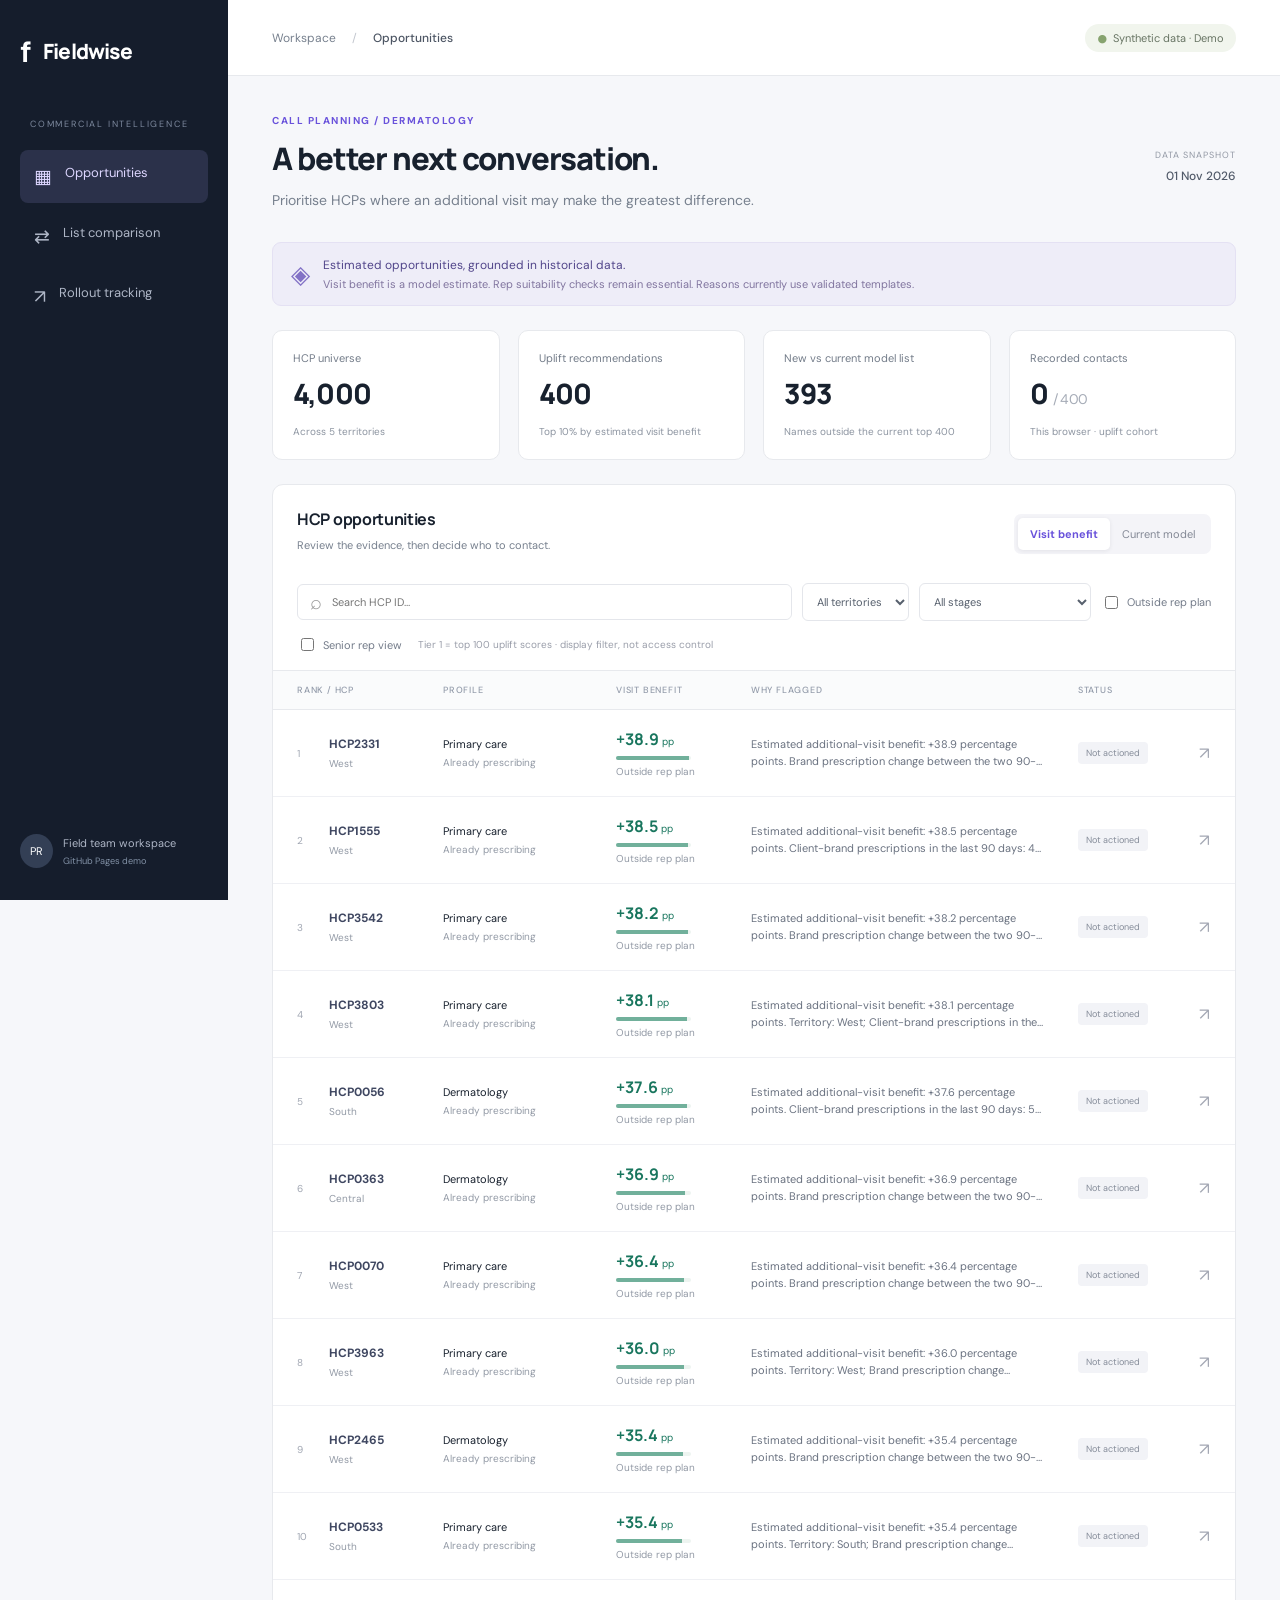
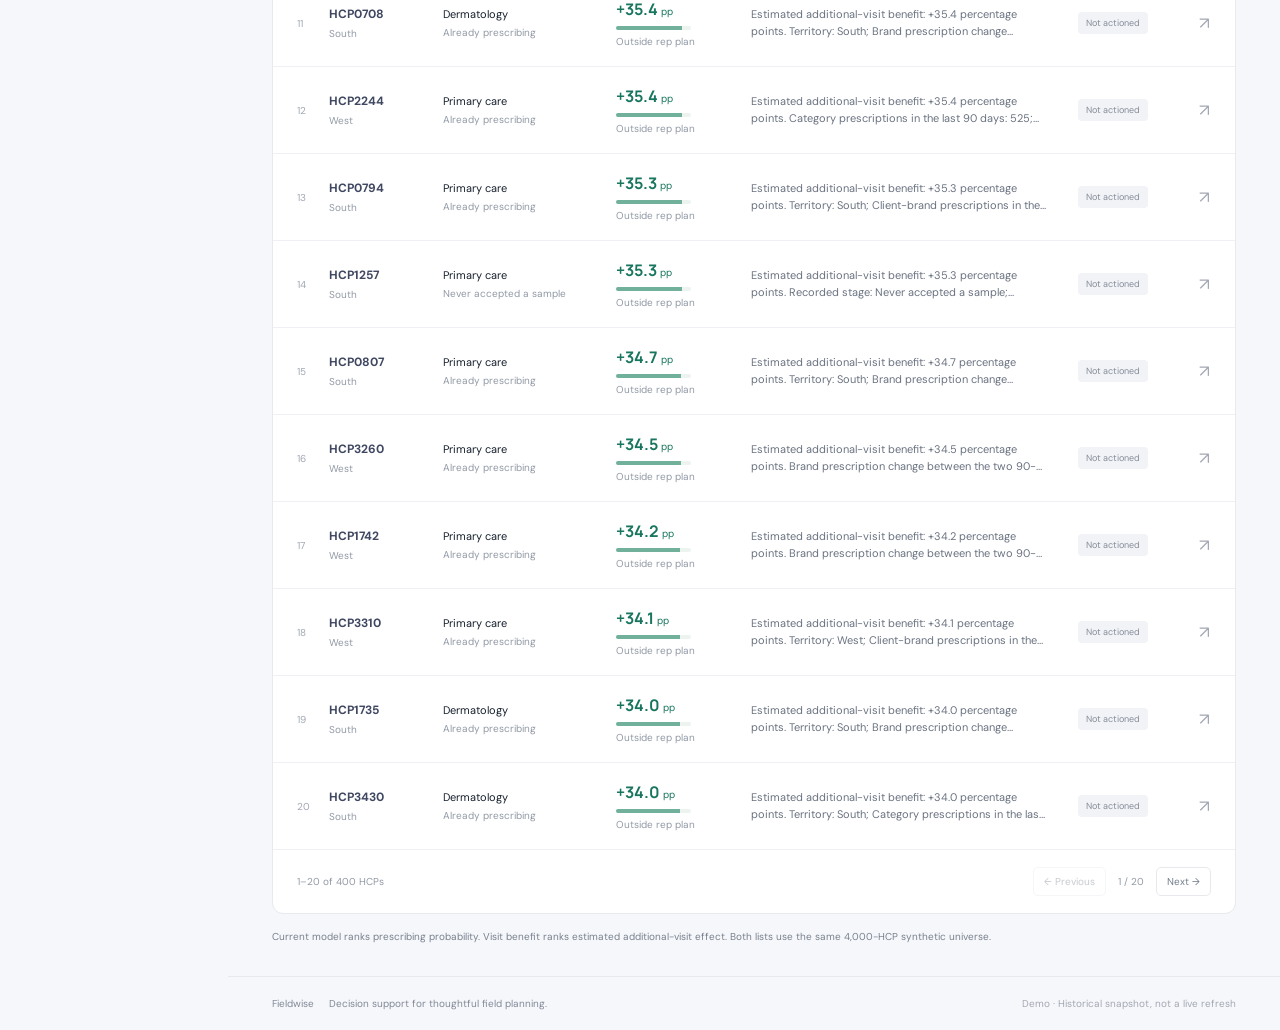
<file: docs/index.html>
<!doctype html>
<html lang="en"><head><meta charset="utf-8"><meta name="viewport" content="width=device-width,initial-scale=1"><meta name="csrf-token" content="static-demo"><title>Fieldwise · HCP opportunities</title><link rel="stylesheet" href="assets/style.css"></head>
<body>
<aside class="sidebar"><a class="brand" href="./">f<span>Fieldwise</span></a><div class="workspace">COMMERCIAL INTELLIGENCE</div><nav><button class="nav active" data-page="opportunities"><span>▦</span> Opportunities</button><button class="nav" data-page="comparison"><span>⇄</span> List comparison</button><button class="nav" data-page="tracking"><span>↗</span> Rollout tracking</button></nav><div class="sidebar-bottom"><div class="avatar">PR</div><div>Field team workspace<small>GitHub Pages demo</small></div></div></aside>
<div class="shell"><header><div class="breadcrumb">Workspace <span>/</span> <b id="breadcrumb">Opportunities</b></div><span class="demo-dot">Synthetic data · Demo</span></header>
<main><div class="heading"><div><div class="eyebrow">CALL PLANNING / DERMATOLOGY</div><h1 id="title">A better next conversation.</h1><p id="subtitle">Prioritise HCPs where an additional visit may make the greatest difference.</p></div><div class="snapshot">DATA SNAPSHOT<strong>01 Nov 2026</strong></div></div>
<div class="notice"><span>◈</span><div>Estimated opportunities, grounded in historical data.<small>Visit benefit is a model estimate. Rep suitability checks remain essential. Reasons currently use validated templates.</small></div></div>
<section id="opportunities" class="page"><div class="stats"><div><label>HCP universe</label><strong>4,000</strong><small>Across 5 territories</small></div><div><label>Uplift recommendations</label><strong>400</strong><small>Top 10% by estimated visit benefit</small></div><div><label>New vs current model list</label><strong id="newCount">—</strong><small>Names outside the current top 400</small></div><div><label>Recorded contacts</label><strong id="contactCount">0 <em>/ 400</em></strong><small>This browser · uplift cohort</small></div></div>
<div class="panel"><div class="panel-heading"><div><h2>HCP opportunities</h2><p>Review the evidence, then decide who to contact.</p></div><div class="segments" aria-label="Ranking model"><button class="selected" data-list="uplift">Visit benefit</button><button data-list="current">Current model</button></div></div>
<div class="filters"><label class="search"><span>⌕</span><input id="search" aria-label="Search HCP ID" placeholder="Search HCP ID…"></label><select id="territory" aria-label="Territory"><option value="">All territories</option><option>Central</option><option>East</option><option>North</option><option>South</option><option>West</option></select><select id="stage" aria-label="Stage"><option value="">All stages</option><option>Testing phase</option><option>Already prescribing</option><option>Never accepted a sample</option></select><label class="check"><input type="checkbox" id="newOnly"> Outside rep plan</label></div>
<div class="senior"><label class="check"><input id="senior" type="checkbox"> Senior rep view</label><label class="check" id="tierFilter" hidden><input type="checkbox" id="tier1"> Tier 1 only</label><span>Tier 1 = top 100 uplift scores · display filter, not access control</span></div>
<div class="table-wrap"><table><thead><tr><th>RANK / HCP</th><th>PROFILE</th><th id="scoreHeader">VISIT BENEFIT</th><th>WHY FLAGGED</th><th>STATUS</th><th></th></tr></thead><tbody id="rows"></tbody></table></div><div class="table-footer"><span id="rowCount" aria-live="polite">Loading opportunities…</span><div><button id="prev" class="quiet">← Previous</button><span id="pageNumber"></span><button id="next" class="quiet">Next →</button></div></div></div><p class="footnote">Current model ranks prescribing probability. Visit benefit ranks estimated additional-visit effect. Both lists use the same 4,000-HCP synthetic universe.</p></section>
<section id="comparison" class="page" hidden><div class="comparison-intro"><h2>Same HCPs. A different question.</h2><p>Does the HCP look likely to prescribe, or could a visit change the outcome?</p></div><div class="compare-grid"><article class="panel compare-card"><div class="eyebrow">CURRENT MODEL · LR BASELINE</div><h2>Likelihood to prescribe</h2><p>Ranks the probability of any brand prescribing in the next 28 days.</p><div class="equation">P(prescribe | historical features)</div><dl><div><dt>Flagged HCPs</dt><dd>400</dd></div><div><dt>Also on synthetic rep plan</dt><dd id="oldOverlap">—</dd></div></dl></article><article class="panel compare-card accent-card"><div class="eyebrow">NEW APPROACH · TWO LR MODELS</div><h2>Estimated benefit of a visit</h2><p>Ranks the difference between additional-visit and control probabilities.</p><div class="equation">P(with visit) − P(without visit)</div><dl><div><dt>Flagged HCPs</dt><dd>400</dd></div><div><dt>Also on synthetic rep plan</dt><dd id="newOverlap">—</dd></div></dl></article></div><div class="panel comparison-note"><h2 id="sharedCount">—</h2><p>The rep plan is simulated from historical contact frequency and brand prescriptions. Lower overlap means a different list; it does not establish business value.</p><p>Current is our rebuilt probability baseline, not the client's original model. It was not trained only on HCPs with ≥3 visits.</p></div><div class="panel comparison-note"><h2>Offline evidence is encouraging, not a rollout result.</h2><p>On 800 test HCPs, top-20% uplift was 28.75 percentage points for the uplift ranking versus 5.25 for a pooled LR probability baseline. That evaluation baseline is unweighted; the current UI list uses the earlier balanced LR. These are different comparisons.</p><p>All results are synthetic. The test set was previously inspected. A prospective controlled pilot is needed.</p></div></section>
<section id="tracking" class="page" hidden><div class="panel"><div class="panel-heading"><div><h2>From recommendation to action</h2><p>Unique uplift-cohort HCPs with each recorded event in this snapshot.</p></div><button class="button secondary" id="exportLog">Export browser log ↓</button></div><div class="funnel" id="funnel"></div><div class="tracking-note"><strong>Browser-only demonstration. No central adoption or outcome tracking is connected.</strong><p>Actions are stored only in this browser. They are not shared with other reviewers. “Contacted” is a self-reported rep action, not proof of prescribing impact. No production CRM or outcome feed is connected.</p></div></div><div class="compare-grid"><article class="panel compare-card"><div class="eyebrow">ADOPTION</div><h2>Will reps act on it?</h2><ul><li>List available before call planning</li><li>Unique reps opening and reviewing</li><li>Recommended HCPs planned / contacted</li><li>New contacts outside the existing plan</li><li>Reasons for deferring recommendations</li></ul></article><article class="panel compare-card"><div class="eyebrow">IMPACT</div><h2>Does the list create value?</h2><ul><li>Randomise reps or territories to old vs new lists</li><li>Keep visit capacity and follow-up windows equal</li><li>Measure 28-day prescribing and prescription volume</li><li>Track cost, access and rep workload</li><li>Compare effects with confidence intervals</li></ul></article></div></section>
</main><footer>Fieldwise <span>Decision support for thoughtful field planning.</span><span>Demo · Historical snapshot, not a live refresh</span></footer></div>
<div id="scrim" class="scrim" hidden></div><aside id="drawer" class="drawer" role="dialog" aria-modal="true" aria-labelledby="detailTitle" hidden><div class="drawer-head"><span>HCP OPPORTUNITY</span><button id="closeDrawer" class="icon" aria-label="Close detail">×</button></div><div id="detail"></div></aside><div id="toast" class="toast" role="status" hidden></div><script src="assets/data.js"></script><script src="assets/static-api.js"></script><script src="assets/app.js"></script></body></html>
</file>
<file: docs/assets/style.css>
@import url('https://fonts.googleapis.com/css2?family=DM+Sans:wght@400;500;600;700&family=Manrope:wght@400;500;600;700;800&display=swap');
:root{--ink:#18212e;--muted:#77808e;--line:#e7e9ed;--purple:#6952db;--navy:#151d2c;--green:#19765e}*{box-sizing:border-box}body{margin:0;background:#f6f7fa;color:var(--ink);font:14px 'DM Sans',system-ui,sans-serif}button,input,select{font:inherit}button,a,input,select{outline-offset:4px}button{cursor:pointer}a{text-decoration:none;color:inherit}[hidden]{display:none!important}.sidebar{position:fixed;inset:0 auto 0 0;width:228px;background:var(--navy);color:#aeb6c6;padding:32px 20px;display:flex;flex-direction:column}.brand{display:flex;gap:12px;align-items:center;color:white;font:800 28px Manrope,sans-serif}.brand:first-letter{color:#a99afe}.brand span{font-size:21px;letter-spacing:-.8px}.workspace{font-size:9px;letter-spacing:1.8px;margin:48px 10px 20px;color:#7d899e}.nav{border:0;background:none;color:inherit;text-align:left;padding:14px;width:100%;border-radius:8px;margin-bottom:7px;font-size:13px;display:flex;gap:13px}.nav span{font-size:19px}.nav.active{background:#2b314a;color:#ddd6ff}.sidebar-bottom{margin-top:auto;display:flex;gap:10px;align-items:center;font-size:11px}.sidebar-bottom small{display:block;color:#8190a5;margin-top:5px}.avatar{border-radius:50%;padding:10px;background:#333f55;color:white;font-size:11px}.shell{margin-left:228px}header{height:76px;display:flex;align-items:center;justify-content:space-between;padding:0 44px;border-bottom:1px solid var(--line);background:white;font-size:12px}.breadcrumb{color:var(--muted)}.breadcrumb span{margin:0 13px;color:#c2c6ce}.breadcrumb b{color:#4c5563;font-weight:500}.demo-dot{color:#677463;background:#f1f5ed;border-radius:20px;padding:7px 12px;font-size:11px}.demo-dot:before{content:'●';color:#87a36f;margin-right:6px}main{padding:38px 44px 24px;max-width:1600px;margin:auto}.heading{display:flex;justify-content:space-between;gap:24px;align-items:center;margin-bottom:24px}.eyebrow{font-size:10px;font-weight:700;letter-spacing:1.5px;color:var(--purple)}h1{font:800 31px Manrope,system-ui;letter-spacing:-1.1px;margin:10px 0}p{color:var(--muted);line-height:1.65;margin:6px 0}h2{font:700 16px Manrope,sans-serif;letter-spacing:-.3px;margin:0 0 6px}.snapshot{text-align:right;color:#9298a4;font-size:9px;letter-spacing:1px}.snapshot strong{display:block;font-size:12px;color:#515a69;letter-spacing:0;font-weight:500;margin-top:7px}.notice{background:#eeedf8;border:1px solid #e4e1f3;color:#51458a;padding:14px 18px;display:flex;gap:13px;align-items:center;border-radius:9px;font-size:12px}.notice>span{font-size:25px;color:#8271c6}.notice small{display:block;font-size:11px;color:#81759f;margin-top:4px}.stats{display:grid;grid-template-columns:repeat(4,1fr);gap:18px;margin:24px 0}.stats>div{background:#fff;border:1px solid var(--line);border-radius:10px;padding:20px}.stats label{font-size:11px;color:#737c89;display:block}.stats strong{font:800 28px Manrope;display:block;margin:9px 0;letter-spacing:-.8px}.stats small{font-size:10px;color:#8c94a0}.stats em{font:400 14px 'DM Sans';color:#a6acb7}.panel{background:white;border:1px solid var(--line);border-radius:11px;overflow:hidden}.panel-heading{padding:23px 24px;display:flex;justify-content:space-between;gap:15px;align-items:center}.panel-heading p{font-size:11px}.segments{background:#f4f4f8;padding:4px;display:flex;border-radius:7px}.segments button{border:0;background:none;color:#838895;font-size:11px;padding:9px 12px;border-radius:5px;white-space:nowrap}.segments .selected{background:white;box-shadow:0 1px 4px #20203015;color:var(--purple);font-weight:700}.filters{padding:0 24px 14px;display:flex;gap:10px;align-items:center;flex-wrap:wrap}input,select{border:1px solid #e4e6eb;border-radius:6px;padding:10px;background:white;color:#58616e;font-size:11px}.search{display:flex;align-items:center;border:1px solid #e4e6eb;border-radius:6px;flex:1;min-width:150px;padding-left:12px;color:#999}.search input{border:0;width:100%}.search span{font-size:20px}.check{font-size:11px;color:#737b89;display:inline-flex;gap:6px;align-items:center;white-space:nowrap}.check input{accent-color:var(--purple)}.senior{padding:0 24px 16px;display:flex;align-items:center;gap:16px}.senior>span{font-size:10px;color:#9a9eaa}.table-wrap{overflow:auto}table{width:100%;border-collapse:collapse;table-layout:fixed}thead{background:#fafbfc}th{text-align:left;color:#939baa;font-size:9px;font-weight:500;letter-spacing:.8px;padding:13px 16px;border-top:1px solid var(--line);border-bottom:1px solid var(--line)}th:first-child{padding-left:24px;width:16%}th:nth-child(2){width:18%}th:nth-child(3){width:14%}th:nth-child(4){width:34%}th:nth-child(5){width:12%}th:last-child{width:6%}td{padding:18px 16px;border-bottom:1px solid #eff0f4;vertical-align:middle;font-size:11px}td:first-child{padding-left:24px}.hcp-ident{display:flex;align-items:center;gap:10px}.rank{width:22px;color:#a0a6b2;font-size:10px}.hcp-link{font-weight:700;font-size:12px;border:0;background:none;padding:0;color:#3f4761}.minor{font-size:10px;color:#9299a5;display:block;margin-top:5px}.score{font:700 16px Manrope;color:var(--green)}.score small{font:400 10px 'DM Sans'}.spark{height:4px;width:75px;margin-top:6px;border-radius:3px;background:#edf4f0;overflow:hidden}.spark i{display:block;height:100%;background:#71b09b}.reason{font-size:11px;color:#6a7280;line-height:1.6;display:-webkit-box;-webkit-line-clamp:2;-webkit-box-orient:vertical;overflow:hidden}.tag{padding:5px 8px;border-radius:4px;font-size:9px;background:#f2f3f7;color:#858c99;display:inline-block;white-space:nowrap}.tag.planned{background:#efebff;color:#7966c1}.tag.contacted{background:#e9f4ef;color:#40806a}.tag.deferred{background:#fcf2e8;color:#ac7d48}.tier{font-size:8px;letter-spacing:.4px;margin-left:5px;background:#eee9ff;color:#765fbc;border-radius:3px;padding:3px}.row-open{border:0;background:none;color:#a4a8b4;font-size:17px}.table-footer{padding:17px 24px;display:flex;justify-content:space-between;align-items:center;color:#9299a4;font-size:10px}.table-footer>div{display:flex;align-items:center;gap:12px}.quiet{padding:7px 10px;border:1px solid var(--line);border-radius:5px;color:#747d8b;background:white;font-size:10px}button:disabled{opacity:.4;cursor:default}.footnote{font-size:10px;margin-top:15px}footer{border-top:1px solid var(--line);padding:20px 44px;display:flex;gap:15px;font-size:10px;color:#818997}footer span:last-child{margin-left:auto;color:#a2a8b3}.compare-grid{display:grid;grid-template-columns:1fr 1fr;gap:20px;margin:24px 0}.comparison-intro{margin-top:28px}.compare-card{padding:28px}.compare-card h2{font-size:21px;margin:13px 0}.compare-card p{font-size:12px}.equation{margin:22px 0;background:#f5f5fa;padding:16px;border-radius:7px;font:600 13px Manrope;color:#6e62a1}.accent-card{border-top:3px solid #8b76e2}dl{margin:0}dl>div{display:flex;justify-content:space-between;border-top:1px solid var(--line);padding:15px 0;font-size:12px}dt{color:var(--muted)}dd{font-weight:700}.comparison-note{padding:24px;margin-top:20px}.comparison-note p{font-size:12px}.funnel{display:grid;grid-template-columns:repeat(5,1fr);gap:12px;padding:0 24px 24px}.funnel>div{padding:20px 12px;background:#f7f7fb;border-radius:7px}.funnel strong{display:block;font:700 25px Manrope;margin:8px 0}.funnel label,.funnel small{font-size:10px;color:var(--muted)}.tracking-note{padding:22px 24px;border-top:1px solid var(--line);font-size:12px}.tracking-note p{font-size:11px}li{color:#737c8a;font-size:12px;line-height:2.1}.compare-card ul{padding-left:18px}.scrim{position:fixed;inset:0;background:#10172755;z-index:5;backdrop-filter:blur(2px)}.drawer{position:fixed;right:0;top:0;bottom:0;background:white;width:490px;max-width:100%;z-index:6;overflow:auto;box-shadow:-8px 0 60px #111b2930}.drawer-head{display:flex;justify-content:space-between;align-items:center;padding:20px 28px;border-bottom:1px solid var(--line);font-size:10px;letter-spacing:1px;color:var(--muted)}.icon{border:0;background:none;font-size:27px;color:#8a91a0}.detail-body{padding:28px}.detail-body h2{font-size:25px}.detail-body h3{font-size:12px;margin:28px 0 12px}.benefit{background:#f2f7f4;border-radius:9px;padding:20px;margin:24px 0}.benefit strong{font:800 32px Manrope;color:var(--green)}.benefit p{font-size:11px}.probabilities{display:flex;gap:30px;margin-top:12px;font-size:11px;color:#77847c}.probabilities b{display:block;margin-top:5px;color:#3e584b}.facts{display:grid;grid-template-columns:1fr 1fr;gap:10px}.facts>div{border:1px solid var(--line);border-radius:6px;padding:13px}.facts label{display:block;font-size:10px;color:var(--muted)}.facts strong{display:block;margin-top:6px;font-size:14px}.detail-reason{padding:16px;background:#f5f3fc;border-radius:8px;font-size:12px;line-height:1.8;color:#655c85}.driver{padding:12px 0;border-bottom:1px solid var(--line);font-size:11px;line-height:1.6}.driver span{display:block;font-size:10px;color:var(--muted)}.review{font-size:11px;color:#7a8291;line-height:1.8;padding-left:12px;border-left:3px solid #dce0e7}.detail-body textarea{width:100%;resize:vertical;border:1px solid var(--line);border-radius:6px;min-height:70px;padding:10px;font:12px 'DM Sans'}.actions{display:flex;gap:8px;margin-top:12px}.button{border:0;background:var(--purple);color:white;padding:10px 14px;border-radius:6px;font-size:11px;font-weight:500}.button.secondary{background:#f0eef8;color:#776a9c}.button.light{background:#f5f5f7;color:#7b8290}.toast{position:fixed;bottom:28px;left:50%;transform:translateX(-50%);background:#263449;color:white;padding:13px 22px;border-radius:8px;z-index:10;font-size:12px}.empty{text-align:center;padding:60px;color:var(--muted)}@media(min-width:1500px){td{padding-top:22px;padding-bottom:22px}}@media(max-width:1150px){.sidebar{width:190px}.shell{margin-left:190px}main{padding:30px 24px}.stats{gap:10px}.stats>div{padding:16px}.senior>span{display:none}header,footer{padding-left:24px;padding-right:24px}th:nth-child(4){width:30%}.segments button{padding:9px}}@media(max-width:850px){.sidebar{width:72px;padding:24px 10px}.brand span,.workspace,.sidebar-bottom{display:none}.brand{justify-content:center}.nav{font-size:0;justify-content:center;margin-top:20px;padding:12px 8px}.nav span{font-size:24px}.shell{margin-left:72px}.stats{grid-template-columns:repeat(2,1fr)}.compare-grid{grid-template-columns:1fr}.heading{align-items:start}h1{font-size:25px}table{min-width:800px}.panel-heading{align-items:start}.funnel{grid-template-columns:repeat(3,1fr)}footer span:last-child{display:none}}@media(max-width:540px){main{padding:24px 14px}.snapshot{display:none}header{padding:0 15px}.demo-dot{font-size:9px}.panel-heading{flex-direction:column}.notice{align-items:start}.stats small{font-size:9px}.funnel{grid-template-columns:repeat(2,1fr)}.filters{padding:0 14px 14px}.table-footer{padding:15px 10px}.table-footer>div{gap:6px}.heading p{font-size:12px}.senior{padding-left:14px}.drawer{width:100%}}
</file>
